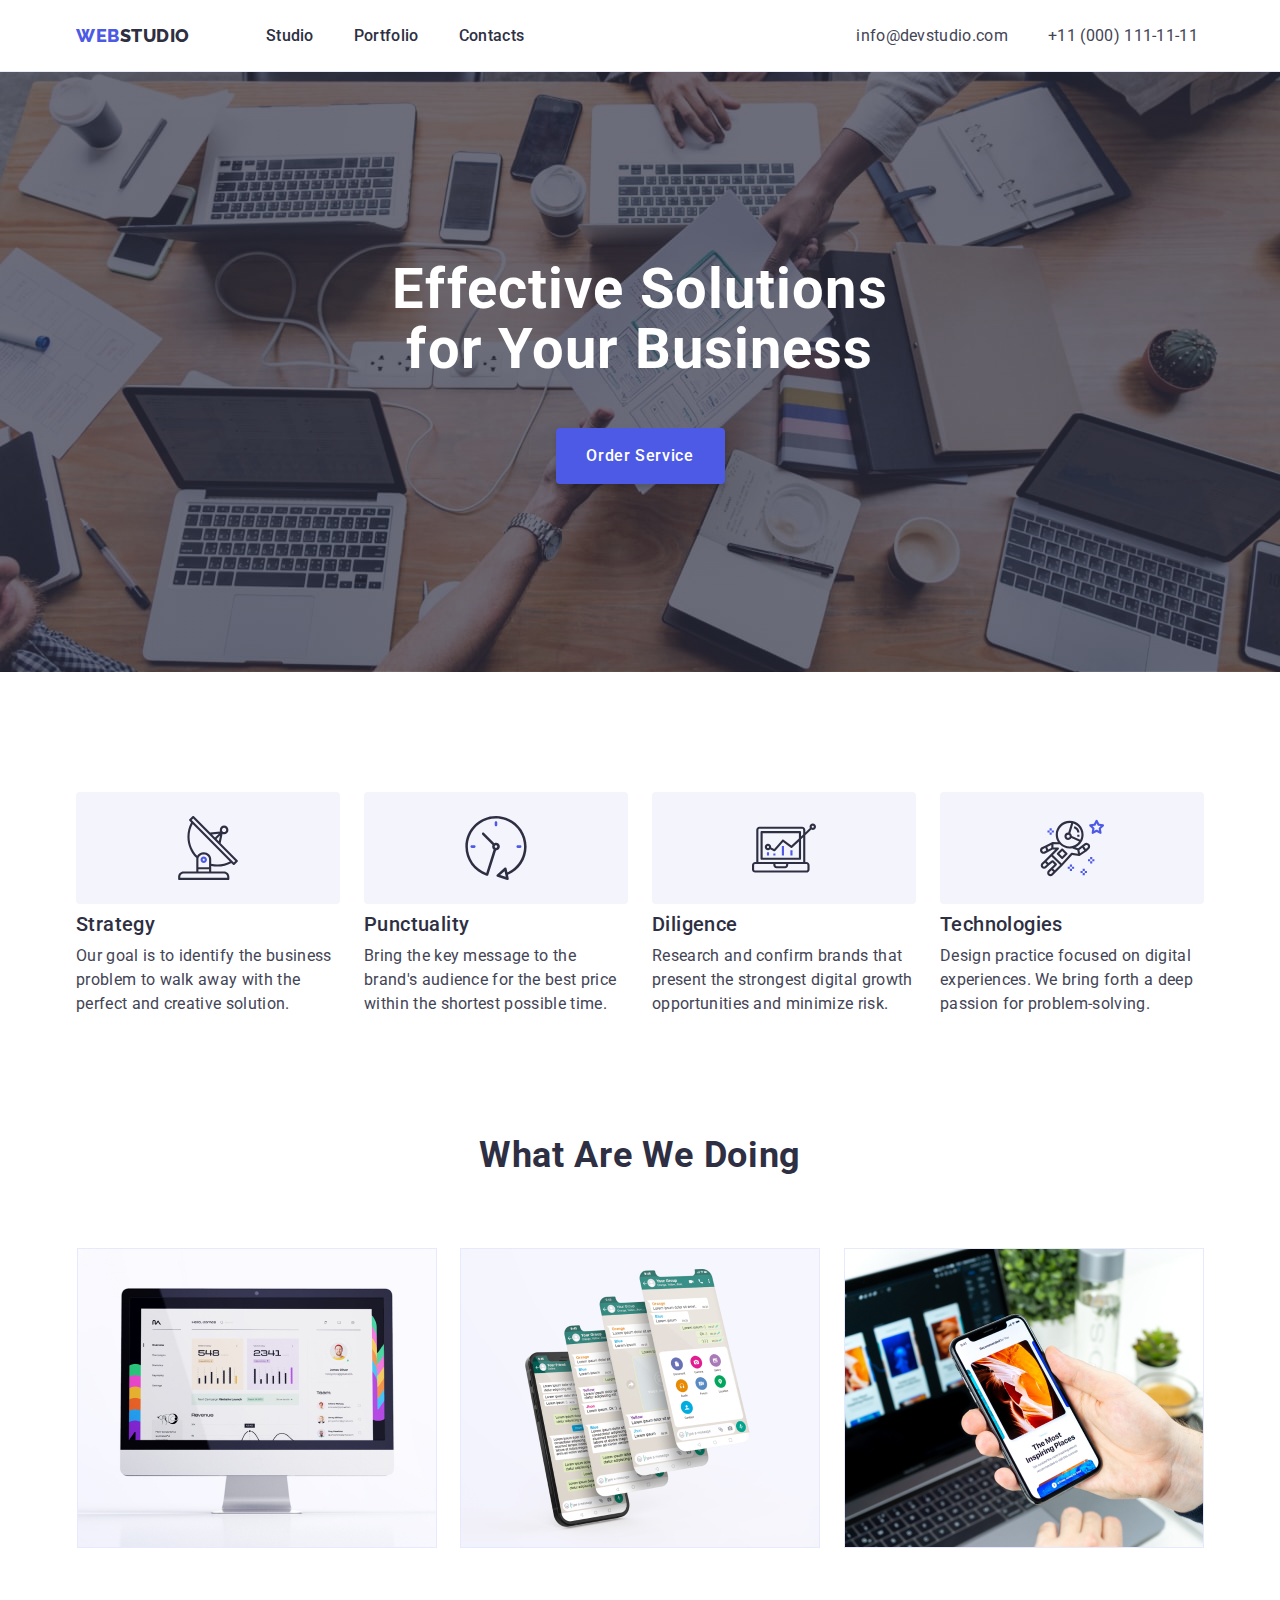
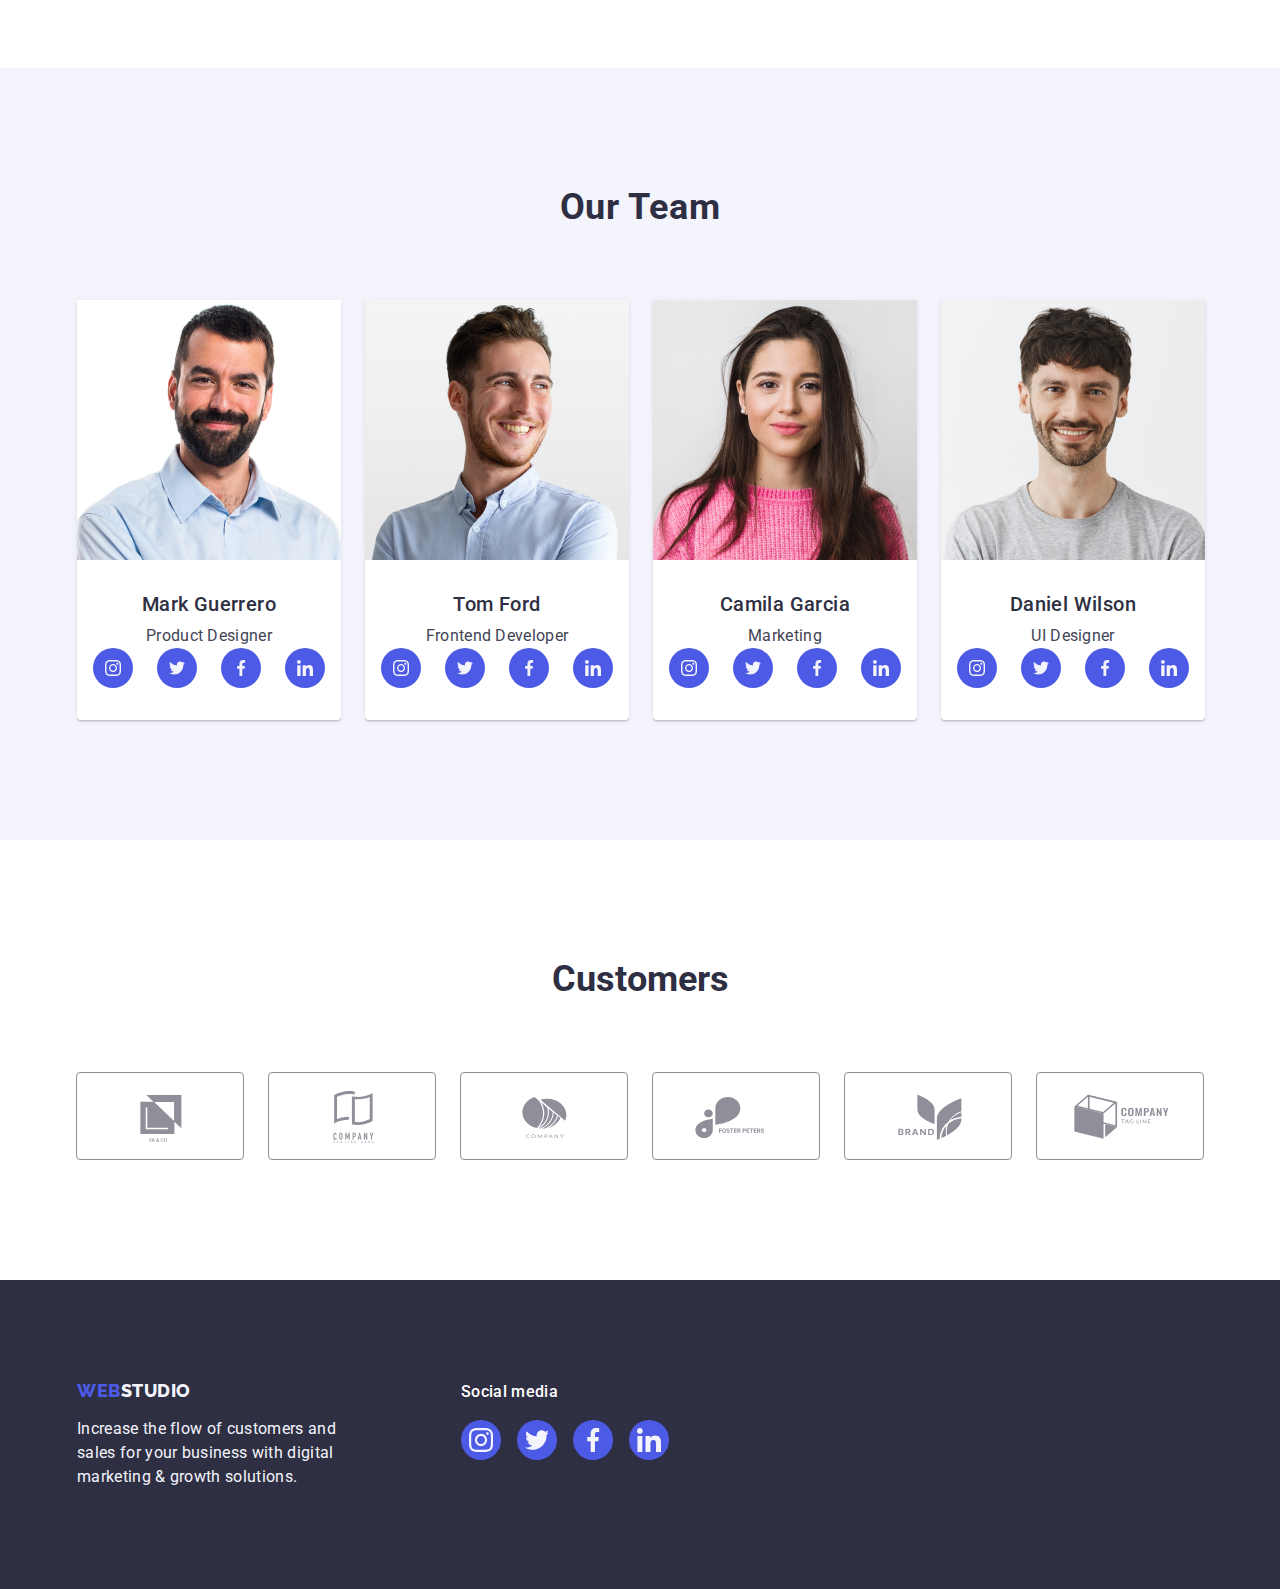
<file: index.html>
<!DOCTYPE html>
<html lang="en">
  <head>
    <meta charset="UTF-8" />
    <meta http-equiv="X-UA-Compatible" content="IE=edge" />
    <meta name="viewport" content="width=device-width, initial-scale=1.0" />
    <title>Document</title>

    <link rel="preconnect" href="https://fonts.googleapis.com" />
    <link rel="preconnect" href="https://fonts.gstatic.com" crossorigin />
    <link
      href="https://fonts.googleapis.com/css2?family=Raleway:wght@800&family=Roboto:wght@400;500;700&display=swap"
      rel="stylesheet"
    />
    <link
      rel="stylesheet"
      href="https://cdnjs.cloudflare.com/ajax/libs/modern-normalize/2.0.0/modern-normalize.min.css"
    />
    <link rel="stylesheet" href="./css/styles.css" />
  </head>
  <body>
    <!--Header-->
    <header class="header">
      <div class="header-container container">
        <nav class="nav">
          <a class="logo link" href="./index.html">
            Web<span class="studio">Studio</span></a
          >
          <ul class="menu list link">
            <li class="menu-item link">
              <a class="link menu-link studio-menu" href="./index.html"
                >Studio</a
              >
            </li>
            <li class="menu-item link">
              <a
                class="link menu-link studio-menu portfolio"
                href="./portfolio.html"
                >Portfolio</a
              >
            </li>
            <li class="menu-item link">
              <a class="link menu-link studio-menu" href="">Contacts</a>
            </li>
          </ul>
        </nav>
        <address class="addressa">
          <ul class="list contacts link">
            <li class="contact-mail link">
              <a class="link address mail" href="mailto:info@devstudio.com"
                >info@devstudio.com</a
              >
            </li>
            <li class="contact-ph link">
              <a class="link address ph-nom" href="tel:+110001111111"
                >+11 (000) 111-11-11</a
              >
            </li>
          </ul>
        </address>
      </div>
    </header>
    <!--Main-->
    <main class="main">
      <section class="hero">
        <div class="container">
          <h1 class="hero-image">Effective Solutions for Your Business</h1>
          <button class="order-bt" type="button">
            <span class="order-service">Order Service</span>
          </button>
        </div>
      </section>
      <section class="section-two">
        <div class="container feature-container">
          <h2 class="features visually-hidden">Our Features</h2>
          <ul class="list link our-features">
            <li class="features-item link">
              <div class="svg-container">
                <svg class="icon-feature" width="64" height="64">
                  <use href="./images/icons.svg#icon-antenna"></use>
                </svg>
              </div>
              <h3 class="feature">Strategy</h3>
              <p class="text-feat">
                Our goal is to identify the business problem to walk away with
                the perfect and creative solution.
              </p>
            </li>
            <li class="features-item link">
              <div class="svg-container">
                <svg class="icon-feature" width="64" height="64">
                  <use href="./images/icons.svg#icon-clock"></use>
                </svg>
              </div>
              <h3 class="feature">Punctuality</h3>
              <p class="text-feat">
                Bring the key message to the brand's audience for the best price
                within the shortest possible time.
              </p>
            </li>
            <li class="features-item link">
              <div class="svg-container">
                <svg class="icon-feature" width="64" height="64">
                  <use href="./images/icons.svg#icon-diagram"></use>
                </svg>
              </div>
              <h3 class="feature">Diligence</h3>
              <p class="text-feat">
                Research and confirm brands that present the strongest digital
                growth opportunities and minimize risk.
              </p>
            </li>
            <li class="features-item link">
              <div class="svg-container">
                <svg class="icon-feature" width="64" height="64">
                  <use href="./images/icons.svg#icon-astronaut"></use>
                </svg>
              </div>
              <h3 class="feature">Technologies</h3>
              <p class="text-feat">
                Design practice focused on digital experiences. We bring forth a
                deep passion for problem-solving.
              </p>
            </li>
          </ul>
        </div>
      </section>
      <section class="section-three">
        <div class="container doing-cont">
          <h2 class="title-doing titles">What are we doing</h2>
          <ul class="list img-doing link">
            <li class="link img-doing-item">
              <img
                src="./images/img1.jpg"
                alt="comp"
                width="360"
                height="300"
              />
            </li>
            <li class="link img-doing-item">
              <img
                src="./images/img2.jpg"
                alt="messenger"
                width="360"
                height="300"
              />
            </li>
            <li class="link img-doing-item">
              <img
                src="./images/img3.jpg"
                alt="telephone"
                width="360"
                height="300"
              />
            </li>
          </ul>
        </div>
      </section>
      <section class="section-four">
        <div class="container container-team">
          <h2 class="team titles our-team-title">Our Team</h2>
          <ul class="list img-team link">
            <li class="name-prof link">
              <img
                src="./images/man1.jpg"
                alt="Mark"
                width="264"
                height="260"
              />
              <div class="name-container">
                <h3 class="name">Mark Guerrero</h3>
                <p class="profession">Product Designer</p>
                <ul class="icon-team-list">
                  <li class="icon-team-item">
                    <a class="icon-team-link" href=""
                      ><svg class="icon-team" width="16" height="16">
                        <use
                          href="./images/icons.svg#icon-instagram"
                        ></use></svg
                    ></a>
                  </li>
                  <li class="icon-team-item">
                    <a class="icon-team-link" href=""
                      ><svg class="icon-team" width="16" height="16">
                        <use href="./images/icons.svg#icon-twitter"></use></svg
                    ></a>
                  </li>
                  <li class="icon-team-item">
                    <a class="icon-team-link" href=""
                      ><svg class="icon-team" width="16" height="16">
                        <use href="./images/icons.svg#icon-facebook"></use></svg
                    ></a>
                  </li>
                  <li class="icon-team-item">
                    <a class="icon-team-link" href=""
                      ><svg class="icon-team" width="16" height="16">
                        <use href="./images/icons.svg#icon-linkedin"></use></svg
                    ></a>
                  </li>
                </ul>
              </div>
            </li>
            <li class="name-prof link">
              <img src="./images/man2.jpg" alt="Tom" width="264" height="260" />
              <div class="name-container">
                <h3 class="name">Tom Ford</h3>
                <p class="profession">Frontend Developer</p>
                <ul class="icon-team-list">
                  <li class="icon-team-item">
                    <a class="icon-team-link" href=""
                      ><svg class="icon-team" width="16" height="16">
                        <use
                          href="./images/icons.svg#icon-instagram"
                        ></use></svg
                    ></a>
                  </li>
                  <li class="icon-team-item">
                    <a class="icon-team-link" href=""
                      ><svg class="icon-team" width="16" height="16">
                        <use href="./images/icons.svg#icon-twitter"></use></svg
                    ></a>
                  </li>
                  <li class="icon-team-item">
                    <a class="icon-team-link" href=""
                      ><svg class="icon-team" width="16" height="16">
                        <use href="./images/icons.svg#icon-facebook"></use></svg
                    ></a>
                  </li>
                  <li class="icon-team-item">
                    <a class="icon-team-link" href=""
                      ><svg class="icon-team" width="16" height="16">
                        <use href="./images/icons.svg#icon-linkedin"></use></svg
                    ></a>
                  </li>
                </ul>
              </div>
            </li>
            <li class="name-prof link">
              <img
                src="./images/woman1.jpg"
                alt="Gamila"
                width="264"
                height="260"
              />
              <div class="name-container">
                <h3 class="name">Camila Garcia</h3>
                <p class="profession">Marketing</p>
                <ul class="icon-team-list">
                  <li class="icon-team-item">
                    <a class="icon-team-link" href=""
                      ><svg class="icon-team" width="16" height="16">
                        <use
                          href="./images/icons.svg#icon-instagram"
                        ></use></svg
                    ></a>
                  </li>
                  <li class="icon-team-item">
                    <a class="icon-team-link" href=""
                      ><svg class="icon-team" width="16" height="16">
                        <use href="./images/icons.svg#icon-twitter"></use></svg
                    ></a>
                  </li>
                  <li class="icon-team-item">
                    <a class="icon-team-link" href=""
                      ><svg class="icon-team" width="16" height="16">
                        <use href="./images/icons.svg#icon-facebook"></use></svg
                    ></a>
                  </li>
                  <li class="icon-team-item">
                    <a class="icon-team-link" href=""
                      ><svg class="icon-team" width="16" height="16">
                        <use href="./images/icons.svg#icon-linkedin"></use></svg
                    ></a>
                  </li>
                </ul>
              </div>
            </li>
            <li class="name-prof link">
              <img
                src="./images/man3.jpg"
                alt="Daniel"
                width="264"
                height="260"
              />
              <div class="name-container">
                <h3 class="name">Daniel Wilson</h3>
                <p class="profession">UI Designer</p>
                <ul class="icon-team-list">
                  <li class="icon-team-item">
                    <a class="icon-team-link" href=""
                      ><svg class="icon-team" width="16" height="16">
                        <use
                          href="./images/icons.svg#icon-instagram"
                        ></use></svg
                    ></a>
                  </li>
                  <li class="icon-team-item">
                    <a class="icon-team-link" href=""
                      ><svg class="icon-team" width="16" height="16">
                        <use href="./images/icons.svg#icon-twitter"></use></svg
                    ></a>
                  </li>
                  <li class="icon-team-item">
                    <a class="icon-team-link" href=""
                      ><svg class="icon-team" width="16" height="16">
                        <use href="./images/icons.svg#icon-facebook"></use></svg
                    ></a>
                  </li>
                  <li class="icon-team-item">
                    <a class="icon-team-link" href=""
                      ><svg class="icon-team" width="16" height="16">
                        <use href="./images/icons.svg#icon-linkedin"></use></svg
                    ></a>
                  </li>
                </ul>
              </div>
            </li>
          </ul>
        </div>
      </section>
      <section class="customers">
        <div class="container customers-container">
          <h2 class="cust-title">Customers</h2>
          <ul class="list svg-list">
            <li class="svg-item">
              <a class="link-cost" href="">
                <svg class="icon-customers" width="104" height="56">
                  <use href="./images/icons.svg#icon-logo1"></use></svg
              ></a>
            </li>
            <li class="svg-item">
              <a class="link-cost" href="">
                <svg class="icon-customers" width="104" height="56">
                  <use href="./images/icons.svg#icon-logo2"></use></svg
              ></a>
            </li>
            <li class="svg-item">
              <a class="link-cost" href="">
                <svg class="icon-customers" width="104" height="56">
                  <use href="./images/icons.svg#icon-logo3"></use></svg
              ></a>
            </li>
            <li class="svg-item">
              <a class="link-cost" href="">
                <svg class="icon-customers" width="104" height="56">
                  <use href="./images/icons.svg#icon-logo4"></use></svg
              ></a>
            </li>
            <li class="svg-item">
              <a class="link-cost" href="">
                <svg class="icon-customers" width="104" height="56">
                  <use href="./images/icons.svg#icon-logo5"></use></svg
              ></a>
            </li>
            <li class="svg-item">
              <a class="link-cost" href="">
                <svg class="icon-customers" width="104" height="56">
                  <use href="./images/icons.svg#icon-logo6"></use></svg
              ></a>
            </li>
          </ul>
        </div>
      </section>
    </main>
    <!--Footer-->
    <footer class="footer">
      <div class="container footer-container">
        <div class="logo-text-footer">
          <a class="logo-footer link" href="./index.html">
            Web<span class="studio studio-footer">Studio</span></a
          >
          <p class="text-foot">
            Increase the flow of customers and sales for your business with
            digital marketing & growth solutions.
          </p>
        </div>
        <div>
          <p class="social-media">Social media</p>
          <ul class="icon-footer-list">
            <li class="icon-footer-item">
              <a class="icon-footer-link" href=""
                ><svg class="icon-foot" width="24" height="24">
                  <use href="./images/icons.svg#icon-instagram"></use></svg
              ></a>
            </li>
            <li class="icon-footer-item">
              <a class="icon-footer-link" href=""
                ><svg class="icon-foot" width="24" height="24">
                  <use href="./images/icons.svg#icon-twitter"></use></svg
              ></a>
            </li>
            <li class="icon-footer-item">
              <a class="icon-footer-link" href=""
                ><svg class="icon-foot" width="24" height="24">
                  <use href="./images/icons.svg#icon-facebook"></use></svg
              ></a>
            </li>
            <li class="icon-footer-item">
              <a class="icon-footer-link" href=""
                ><svg class="icon-foot" width="24" height="24">
                  <use href="./images/icons.svg#icon-linkedin"></use></svg
              ></a>
            </li>
          </ul>
        </div>
      </div>
    </footer>
  </body>
</html>
</file>
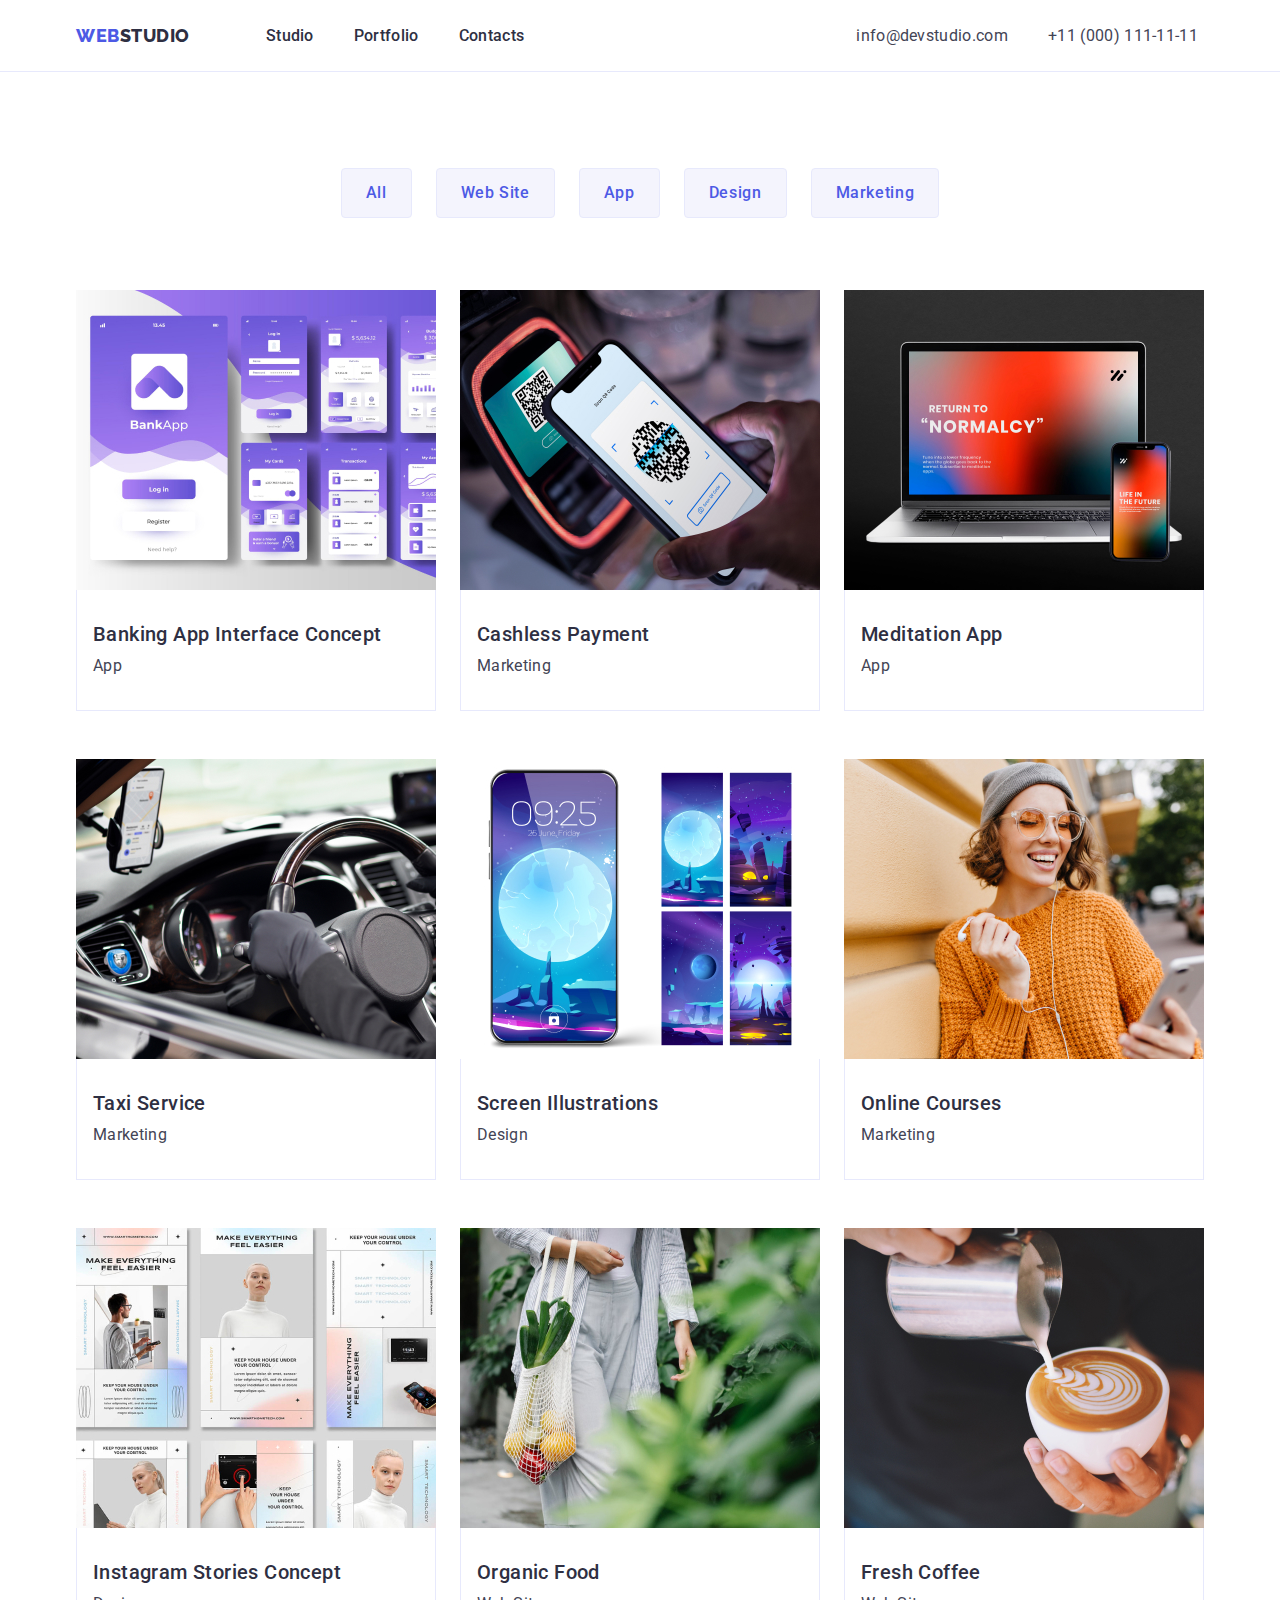
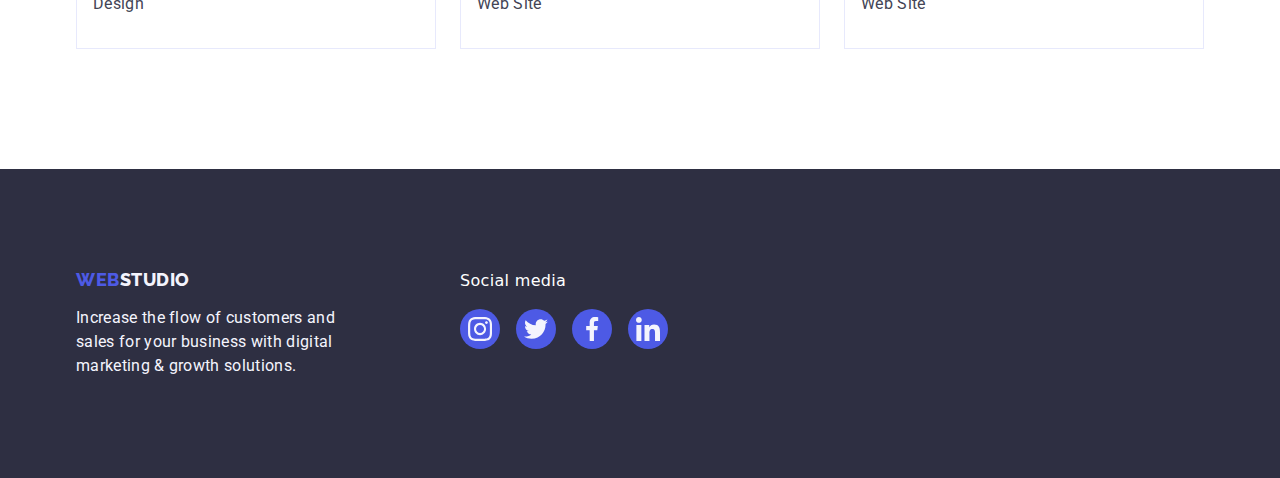
<file: portfolio.html>
<!DOCTYPE html>
<html lang="en">
  <head>
    <meta charset="UTF-8" />
    <meta http-equiv="X-UA-Compatible" content="IE=edge" />
    <meta name="viewport" content="width=device-width, initial-scale=1.0" />
    <title>Portfolio</title>
    <link rel="preconnect" href="https://fonts.googleapis.com" />
    <link rel="preconnect" href="https://fonts.gstatic.com" crossorigin />
    <link
      href="https://fonts.googleapis.com/css2?family=Raleway:wght@800&family=Roboto:wght@400;500;700&display=swap"
      rel="stylesheet"
    />
    <link
      rel="stylesheet"
      href="https://cdnjs.cloudflare.com/ajax/libs/modern-normalize/2.0.0/modern-normalize.min.css"
    />
    <link rel="stylesheet" href="./css/styles-portfolio.css" />
  </head>
  <body>
    <!--Header-->
    <header class="header">
      <div class="header-container container">
        <nav class="nav">
          <a class="logo link" href="./index.html">
            Web<span class="studio">Studio</span></a
          >
          <ul class="menu list link">
            <li class="menu-item link">
              <a class="link menu-link studio-menu" href="./index.html"
                >Studio</a
              >
            </li>
            <li class="menu-item link">
              <a
                class="link menu-link studio-menu portfolio"
                href="./portfolio.html"
                >Portfolio</a
              >
            </li>
            <li class="menu-item link">
              <a class="link menu-link studio-menu" href="">Contacts</a>
            </li>
          </ul>
        </nav>
        <address class="addressa">
          <ul class="list contacts link">
            <li class="contact-mail link">
              <a class="link address mail" href="mailto:info@devstudio.com"
                >info@devstudio.com</a
              >
            </li>
            <li class="contact-ph link">
              <a class="link address ph-nom" href="tel:+110001111111"
                >+11 (000) 111-11-11</a
              >
            </li>
          </ul>
        </address>
      </div>
    </header>
    <main>
      <section class="section-portfolio">
        <div class="container">
          <!--Filters-->
          <h1 hidden>Pictures</h1>
          <ul class="list port-buttons link">
            <li>
              <button class="filter-but" type="button">All</button>
            </li>
            <li>
              <button class="filter-but" type="button">Web Site</button>
            </li>
            <li>
              <button class="filter-but" type="button">App</button>
            </li>
            <li>
              <button class="filter-but" type="button">Design</button>
            </li>
            <li>
              <button class="filter-but" type="button">Marketing</button>
            </li>
          </ul>
          <!--Rooms-->
          <ul class="list photos">
            <li class="link link-photo">
              <a class="photo link" href="">
                <img
                  src="./images/img1-por.jpg"
                  alt="picture1"
                  width="360"
                  height="300"
                />
                <div class="container-photo">
                  <h2 class="port-title">Banking App Interface Concept</h2>
                  <p class="port-text">App</p>
                </div></a
              >
            </li>
            <li class="link link-photo">
              <a class="photo link" href="">
                <img
                  src="./images/img2-por.jpg"
                  alt="picture2"
                  width="360"
                  height="300"
                />
                <div class="container-photo">
                  <h2 class="port-title">Cashless Payment</h2>
                  <p class="port-text">Marketing</p>
                </div></a
              >
            </li>
            <li class="link link-photo">
              <a class="photo link" href="">
                <img
                  src="./images/img3-por.jpg"
                  alt="picture3"
                  width="360"
                  height="300"
                />
                <div class="container-photo">
                  <h2 class="port-title">Meditation App</h2>
                  <p class="port-text">App</p>
                </div></a
              >
            </li>
            <li class="link link-photo">
              <a class="photo link" href="">
                <img
                  src="./images/img4-por.jpg"
                  alt="picture4"
                  width="360"
                  height="300"
                />
                <div class="container-photo">
                  <h2 class="port-title">Taxi Service</h2>
                  <p class="port-text">Marketing</p>
                </div></a
              >
            </li>
            <li class="link link-photo">
              <a class="photo link" href="">
                <img
                  src="./images/img5-por.jpg"
                  alt="picture5"
                  width="360"
                  height="300"
                />
                <div class="container-photo">
                  <h2 class="port-title">Screen Illustrations</h2>
                  <p class="port-text">Design</p>
                </div></a
              >
            </li>
            <li class="link link-photo">
              <a class="photo link" href="">
                <img
                  src="./images/img6-por.jpg"
                  alt="picture6"
                  width="360"
                  height="300"
                />
                <div class="container-photo">
                  <h2 class="port-title">Online Courses</h2>
                  <p class="port-text">Marketing</p>
                </div></a
              >
            </li>
            <li class="link link-photo">
              <a class="photo link" href="">
                <img
                  src="./images/img7-por.jpg"
                  alt="picture7"
                  width="360"
                  height="300"
                />
                <div class="container-photo">
                  <h2 class="port-title">Instagram Stories Concept</h2>
                  <p class="port-text">Design</p>
                </div></a
              >
            </li>
            <li class="link link-photo">
              <a class="photo link" href="">
                <img
                  src="./images/img8-por.jpg"
                  alt="picture8"
                  width="360"
                  height="300"
                />
                <div class="container-photo">
                  <h2 class="port-title">Organic Food</h2>
                  <p class="port-text">Web Site</p>
                </div></a
              >
            </li>
            <li class="link link-photo">
              <a class="photo link" href="">
                <img
                  src="./images/img9-por.jpg"
                  alt="picture9"
                  width="360"
                  height="300"
                />
                <div class="container-photo">
                  <h2 class="port-title">Fresh Coffee</h2>
                  <p class="port-text">Web Site</p>
                </div></a
              >
            </li>
          </ul>
        </div>
      </section>
    </main>
    <!--Footer-->
    <footer class="footer">
      <div class="container footer-container">
        <div class="logo-text-footer">
          <a class="logo-footer link" href="./index.html">
            Web<span class="studio studio-footer">Studio</span></a
          >
          <p class="text-foot">
            Increase the flow of customers and sales for your business with
            digital marketing & growth solutions.
          </p>
        </div>
        <div>
          <p class="social-media">Social media</p>
          <ul class="icon-footer-list">
            <li class="icon-footer-item">
              <a class="icon-footer-link" href=""
                ><svg class="icon-foot" width="24" height="24">
                  <use href="./images/icons.svg#icon-instagram"></use></svg
              ></a>
            </li>
            <li class="icon-footer-item">
              <a class="icon-footer-link" href=""
                ><svg class="icon-foot" width="24" height="24">
                  <use href="./images/icons.svg#icon-twitter"></use></svg
              ></a>
            </li>
            <li class="icon-footer-item">
              <a class="icon-footer-link" href=""
                ><svg class="icon-foot" width="24" height="24">
                  <use href="./images/icons.svg#icon-facebook"></use></svg
              ></a>
            </li>
            <li class="icon-footer-item">
              <a class="icon-footer-link" href=""
                ><svg class="icon-foot" width="24" height="24">
                  <use href="./images/icons.svg#icon-linkedin"></use></svg
              ></a>
            </li>
          </ul>
        </div>
      </div>
    </footer>
  </body>
</html>
</file>
<file: css/styles.css>
html {
  box-sizing: border-box;
}

*,
*::before *::after {
  box-sizing: inherit;
}
.list {
  list-style: none;
}
.link {
  text-decoration: none;
}

body {
  font-family: "Roboto", sans-serif;
  color: #434455;
  background-color: #ffffff;
}
:root {
  --accent-color: #404bbf;
}

img {
  display: block;
}

li {
  display: block;
}

.container {
  width: 1158px;
  margin: 0 auto;
  padding: 0 16px;
}

/*======================================Heder================================*/

.header {
  border-bottom: 1px solid #e7e9fc;
  height: 72px;
  box-shadow: 0px 2px 1px rgba(46, 47, 66, 0.08),
    0px 1px 1px rgba(46, 47, 66, 0.16), 0px 1px 6px rgba(46, 47, 66, 0.08);
}

.header-container {
  display: flex;
  width: 1158px;
  margin: 0 auto;
  height: 72px;
  padding: 0 15px;
}

.addressa {
  font-style: normal;
}

.contacts {
  display: flex;
  gap: 40px;
  padding: 24px 0;
  margin-top: 0;
  margin-bottom: 0;
  margin-left: 332px;
}

.nav {
  align-items: center;
  display: flex;
}

.menu {
  display: flex;
  flex-direction: row;
  align-items: flex-start;
  padding: 0px;
  gap: 40px;
  margin: 0;
}

.logo {
  font-family: "Raleway", sans-serif;
  font-weight: 800;
  font-size: 18px;
  line-height: 1.17;
  display: flex;
  align-items: center;
  letter-spacing: 0.03em;
  text-transform: uppercase;
  color: #4d5ae5;
  flex-direction: row;
  padding: 0px;
  margin-right: 76px;
}

.studio {
  color: #2e2f42;
}
.web {
  font-family: "Raleway", sans-serif;
  font-weight: 800;
  font-size: 18px;
  line-height: 1.16;
  display: flex;
  align-items: center;
  letter-spacing: 0.03em;
  text-transform: uppercase;
  color: #4d5ae5;
}

.studio-menu {
  padding: 24px 0;
}

.menu-link {
  font-family: "Roboto", sans-serif;
  font-weight: 500;
  font-size: 16px;
  line-height: 1.5;
  letter-spacing: 0.02em;
  color: #2e2f42;
}

.address {
  font-family: "Roboto", sans-serif;
  font-size: 16px;
  line-height: 1.5;
  letter-spacing: 0.02em;
  color: #434455;
}

/*===============================/Main=============================*/

.hero {
  background-color: #2e2f42;
  padding: 188px 0;
  background-image: linear-gradient(
      rgba(46, 47, 66, 0.7),
      rgba(46, 47, 66, 0.7)
    ),
    url("..//images/people-office.jpg");
  background-repeat: no-repeat;
  background-position: center;
  background-size: cover;
  max-width: 1440px;
  margin: auto;
}

.hero-image {
  font-family: "Roboto", sans-serif;
  font-size: 56px;
  line-height: 1.07;
  text-align: center;
  letter-spacing: 0.02em;
  color: #ffffff;
  margin: 0 auto;

  max-width: 496px;
}

.order-bt {
  font-family: "Roboto", sans-serif;
  font-weight: 500;
  font-size: 16px;
  line-height: 24px;
  align-items: center;
  letter-spacing: 0.04em;
  color: white;
  background-color: #4d5ae5;
  cursor: pointer;
  display: block;
  min-width: 169px;
  height: 56px;
  box-shadow: 0px 4px 4px rgba(0, 0, 0, 0.15);
  border-radius: 4px;
  border: none;
  margin-top: 48px;
  margin-right: auto;
  margin-left: auto;
}

.order-bt:hover,
.order-bt:focus {
  background-color: #404bbf;
}

/* ===================== SECTION TWO =================== */

.visually-hidden {
  position: absolute;
  width: 1px;
  height: 1px;
  margin: -1px;
  border: 0;
  padding: 0;
  white-space: nowrap;
  clip-path: inset(100%);
  clip: rect(0 0 0 0);
  overflow: hidden;
}

.svg-container {
  width: 264px;
  height: 112px;
  background: #f4f4fd;
  border-radius: 4px;
  display: flex;
  align-items: center;
  justify-content: center;
  margin-bottom: 8px;
}

.section-two {
  padding: 120px 0;
}

.features-item {
  width: calc((100% - 72px) / 4);
  background-position: center;
}

.feature-container {
  padding: 0 15px;
}

.feature {
  font-family: "Roboto", sans-serif;
  font-weight: 500;
  font-size: 20px;
  line-height: 1.2;
  letter-spacing: 0.02em;
  color: #2e2f42;
  margin-top: 0;
  margin-bottom: 8px;
}

.text-feat {
  font-family: "Roboto", sans-serif;
  font-size: 16px;
  line-height: 1.5;
  letter-spacing: 0.02em;
  color: #434455;
  margin: 0;
}

.our-features {
  display: flex;
  gap: 24px;
  margin: 0;
  padding: 0;
}
/*===================What are we doing=======================*/

.section-three {
  padding-bottom: 120px;
}
.titles {
  font-family: "Roboto", sans-serif;
  font-size: 36px;
  line-height: 1.11;
  text-align: center;
  letter-spacing: 0.02em;
  text-transform: capitalize;
  color: #2e2f42;
}

.img-doing {
  display: flex;
  gap: 24px;
  padding-left: 0%;
  margin: 0%;
}

.title-doing {
  margin-top: 0%;
  margin-bottom: 72px;
}

.img-doing-item {
  width: calc((100% - 48px) / 3);
}

/*====================Our Team====================*/

.section-four {
  background-color: #f4f4fd;
  padding: 120px 0;
}

.our-team-title {
  margin-top: 0;
  margin-bottom: 72px;
}

.name {
  font-family: "Roboto", sans-serif;
  font-weight: 500;
  font-size: 20px;
  line-height: 1.2;
  letter-spacing: 0.02em;
  text-align: center;
  color: #2e2f42;
  margin-top: 0;
  margin-bottom: 8px;
}

.team {
  margin-left: auto;
}

.profession {
  font-family: "Roboto", sans-serif;
  font-size: 16px;
  line-height: 24px;
  letter-spacing: 0.02em;
  text-align: center;
  color: #434455;
  margin: 0;
}

.img-team {
  display: flex;
  margin: 0;
  gap: 24px;
  padding: 0;
}

.name-prof {
  background-color: #ffffff;
  width: calc((100%-72px) / 4);
  border-radius: 0px 0px 4px 4px;
  box-shadow: 0px 1px 6px rgba(46, 47, 66, 0.08),
    0px 1px 1px rgba(46, 47, 66, 0.16), 0px 2px 1px rgba(46, 47, 66, 0.08);
}

.name-container {
  padding: 32px 16px;
}

.icon-team-list {
  display: flex;
  gap: 24px;
  justify-content: center;
  padding-left: 0;
}

.icon-team-item {
  width: 40px;
  height: 40px;
}

.icon-team-link {
  width: 100%;
  height: 100%;
  background-color: #4d5ae5;
  border-radius: 50%;
  display: flex;
  align-items: center;
  justify-content: center;
}

.icon-team-link:hover,
.icon-team-link:focus {
  background-color: #404bbf;
}

.icon-team {
  fill: var(--icon-color, #f4f4fd);
}

/*======================== Company SVG=====================*/

.customers {
  padding-top: 120px;
  padding-bottom: 120px;
}

.customers-container {
  padding: 0 15px;
}

.svg-list {
  display: flex;
  margin: 0;
  padding: 0;
  gap: 24px;
}

.svg-item {
  width: calc((100% - 120px) / 6);
  height: 88px;
}

.link-cost {
  width: 100%;
  height: 100%;
  border: 1px solid #8e8f99;
  border-radius: 4px;
  display: flex;
  align-items: center;
  justify-content: center;
  color: #8e8f99;
}

.link-cost:hover,
.link-cost:focus {
  border-color: #404bbf;
  color: #404bbf;
}

.icon-customers {
  fill: currentColor;
}

.icon-customers:hover {
  color: #404bbf;
}

.cust-title {
  text-align: center;
  margin-top: 0;
  margin-bottom: 72px;
  font-size: 36px;
  line-height: 1.11;
  color: #2e2f42;
}
/*======================Footer===================*/

.footer {
  background: #2e2f42;
  padding: 100px 0;
}

.footer-container {
  display: flex;
  align-items: baseline;
}

.logo-text-footer {
  margin-right: 120px;
}
.text-foot {
  font-family: "Roboto", sans-serif;
  font-size: 16px;
  line-height: 1.5;
  letter-spacing: 0.02em;
  color: #f4f4fd;
  max-width: 264px;
  margin: 0;
}

.logo-footer {
  font-family: "Raleway", sans-serif;
  font-weight: 800;
  font-size: 18px;
  line-height: 1.17;
  display: inline-block;
  letter-spacing: 0.03em;
  text-transform: uppercase;
  color: #4d5ae5;
  margin-bottom: 16px;
}

.studio-footer {
  font-family: "Raleway";
  font-weight: 800;
  font-size: 18px;
  line-height: 1.17;
  align-items: center;
  letter-spacing: 0.03em;
  text-transform: uppercase;
  color: #f4f4fd;
}

.social-media {
  font-weight: 500;
  font-size: 16px;
  line-height: 1.5;
  letter-spacing: 0.02;
  color: #ffffff;
  margin-top: 0;
  margin-bottom: 16px;
  letter-spacing: 0.02em;
}

.icon-footer-list {
  display: flex;
  gap: 16px;
  margin: 0;
  padding: 0;
}

.icon-footer-item {
  width: 40px;
  height: 40px;
}

.icon-footer-link {
  width: 100%;
  height: 100%;
  background-color: #4d5ae5;
  display: flex;
  align-items: center;
  justify-content: center;
  border-radius: 50%;
}

.icon-footer-link:hover,
.icon-footer-link:focus {
  background-color: #31d0aa;
}

.icon-foot {
  fill: var(--icon-color, #f4f4fd);
}

/*================================ Hover/Focus===========================*/
.addr-port:hover,
.addr-port:focus {
  color: #404bbf;
}
.address:hover,
.address:focus {
  color: #404bbf;
}

.contact-mail:hover,
.contact-mail:focus {
  color: #404bbf;
}
.menu-link:hover,
.menu-link:focus {
  color: #404bbf;
}
.studio-menu:hover,
.studio-menu:focus {
  color: #404bbf;
}

.menu-item:hover,
.menu-item:focus {
  color: #404bbf;
}
</file>
<file: css/styles-portfolio.css>
/*==================== PORTFOLIO==============*/

ul,
ol {
  list-style: none;
  text-decoration: none;
}

a {
  text-decoration: none;
}

img {
  display: block;
}

.container {
  width: 1158px;
  margin: 0 auto;
  padding: 0 15px;
}
/* ======================== Header ================= */

.header {
  border-bottom: 1px solid #e7e9fc;
  height: 72px;
}

.header-container {
  display: flex;
  width: 1158px;
  margin: 0 auto;
  padding: 0 15px;
  height: 72px;
}

.addressa {
  font-style: normal;
}

.contacts {
  display: flex;
  gap: 40px;
  padding: 24px 0;
  margin-top: 0;
  margin-bottom: 0;
  margin-left: 332px;
}

.nav {
  align-items: center;
  display: flex;
}

.menu {
  display: flex;
  flex-direction: row;
  align-items: flex-start;
  padding: 0px;
  gap: 40px;
  margin: 0;
}

.logo {
  font-family: "Raleway", sans-serif;
  font-weight: 800;
  font-size: 18px;
  line-height: 1.17;
  display: flex;
  align-items: center;
  letter-spacing: 0.03em;
  text-transform: uppercase;
  color: #4d5ae5;
  flex-direction: row;
  padding: 0px;
  margin-right: 76px;
}

.studio {
  color: #2e2f42;
}
.web {
  font-family: "Raleway", sans-serif;
  font-weight: 800;
  font-size: 18px;
  line-height: 1.16;
  display: flex;
  align-items: center;
  letter-spacing: 0.03em;
  text-transform: uppercase;
  color: #4d5ae5;
}

.studio-menu {
  padding: 24px 0;
}

.menu-link {
  font-family: "Roboto", sans-serif;
  font-weight: 500;
  font-size: 16px;
  line-height: 1.5;
  letter-spacing: 0.02em;
  color: #2e2f42;
}

.address {
  font-family: "Roboto", sans-serif;
  font-size: 16px;
  line-height: 1.5;
  letter-spacing: 0.02em;
  color: #434455;
}
/* ======================== Main ================== */

.section-portfolio {
  padding: 96px 0 120px;
}

.port-title {
  font-family: "Roboto", sans-serif;
  font-weight: 500;
  font-size: 20px;
  line-height: 1.2;
  letter-spacing: 0.02em;
  color: #2e2f42;
}

.port-text {
  font-family: "Roboto", sans-serif;
  font-size: 16px;
  line-height: 1.5;
  letter-spacing: 0.02em;
  color: #434455;
}

.filter-but {
  font-family: "Roboto", sans-serif;
  font-weight: 500;
  font-size: 16px;
  line-height: 1.5;
  align-items: center;
  text-align: center;
  letter-spacing: 0.04em;
  color: #4d5ae5;
  cursor: pointer;
  align-items: flex-start;
  padding: 12px 24px;
  background: #f4f4fd;
  border: 1px solid #e7e9fc;
  border-radius: 4px;
  justify-content: center;
}

.filter-but:hover,
.filter-but:focus {
  color: white;
  background-color: #404bbf;
  border: 1px solid transparent;
  border: 1px solid transparent;
  box-shadow: 0px 3px 1px rgba(0, 0, 0, 0.1), 0px 2px 1px rgba(0, 0, 0, 0.08),
    0px 2px 2px rgba(0, 0, 0, 0.12);
}

.port-buttons {
  display: flex;
  align-items: flex-start;
  padding: 0px;
  gap: 24px;
  justify-content: center;
  margin-top: 0;
  margin-bottom: 72px;
}

.list-photo {
  display: flex;
  flex-direction: row;
}

/* ===================== Link Photo================== */

.photos {
  display: flex;
  flex-wrap: wrap;
  column-gap: 24px;
  row-gap: 48px;
  padding: 0%;
  margin-top: 0;
  margin-bottom: 0;
}

.photo {
  margin-left: 0%;
  display: block;
}
.link-photo {
  width: calc((100% - 48px) / 3);
}

.photo:hover,
.photo:focus {
  box-shadow: 0px 1px 6px rgba(46, 47, 66, 0.08),
    0px 1px 1px rgba(46, 47, 66, 0.16), 0px 2px 1px rgba(46, 47, 66, 0.08);
}

.container-photo {
  padding: 32px 16px;
  border: 1px solid #e7e9fc;
  border-top: none;
  width: 360px;
  margin-left: 0;
}

.port-title {
  margin-top: 0;
  margin-bottom: 8px;
}

.port-text {
  margin: 0;
}

/* ==================== Footer ================= */

.footer {
  background: #2e2f42;
  padding: 100px 0;
}

.text-foot {
  font-family: "Roboto", sans-serif;
  font-size: 16px;
  line-height: 1.5;
  letter-spacing: 0.02em;
  color: #f4f4fd;
  max-width: 264px;
  margin: 0;
}

.logo-footer {
  font-family: "Raleway", sans-serif;
  font-weight: 800;
  font-size: 18px;
  line-height: 1.17;
  display: inline-block;
  align-items: center;
  letter-spacing: 0.03em;
  text-transform: uppercase;
  color: #4d5ae5;
  margin-left: 0;
  margin-bottom: 16px;
  display: flex;
}

.studio-footer {
  font-family: "Raleway";
  font-weight: 800;
  font-size: 18px;
  line-height: 1.17;
  align-items: center;
  letter-spacing: 0.03em;
  text-transform: uppercase;
  color: #f4f4fd;
}

.footer-container {
  display: flex;
  align-items: baseline;
}

.logo-text-footer {
  margin-right: 120px;
}

.social-media {
  font-weight: 500;
  font-size: 16px;
  line-height: 1.5;
  letter-spacing: 0.02;
  color: #ffffff;
  margin-top: 0;
  margin-bottom: 16px;
  letter-spacing: 0.02em;
}

.icon-footer-list {
  display: flex;
  gap: 16px;
  margin: 0;
  padding: 0;
}

.icon-footer-item {
  width: 40px;
  height: 40px;
}

.icon-footer-link {
  width: 100%;
  height: 100%;
  background-color: #4d5ae5;
  display: flex;
  align-items: center;
  justify-content: center;
  border-radius: 50%;
}

.icon-footer-link:hover,
.icon-footer-link:focus {
  background-color: #31d0aa;
}

.icon-foot {
  fill: var(--icon-color, #f4f4fd);
}
/*================================ Hover/Focus===========================*/
.addr-port:hover,
.addr-port:focus {
  color: #404bbf;
}
.address:hover,
.address:focus {
  color: #404bbf;
}

.contact-mail:hover,
.contact-mail:focus {
  color: #404bbf;
}
.menu-link:hover,
.menu-link:focus {
  color: #404bbf;
}
.studio-menu:hover,
.studio-menu:focus {
  color: #404bbf;
}

.menu-item:hover,
.menu-item:focus {
  color: #404bbf;
}
</file>
